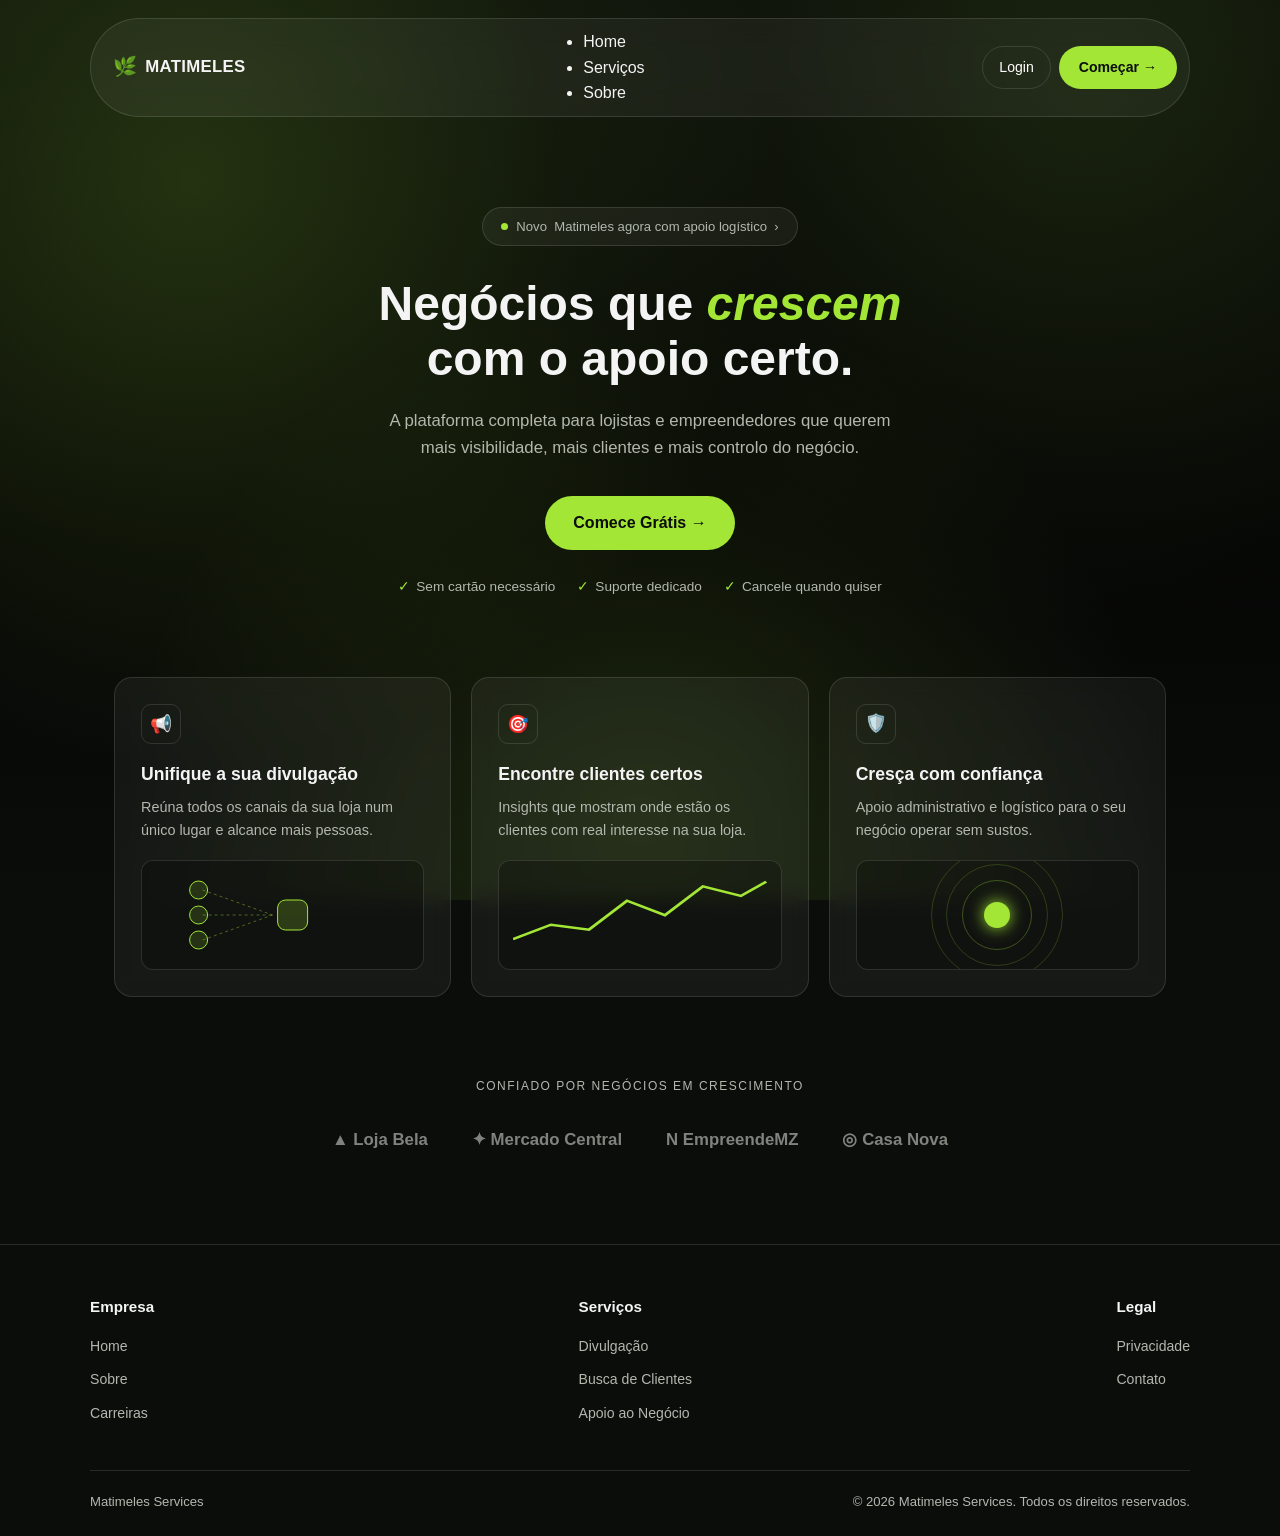
<file: index.html>
<!DOCTYPE html>
<html lang="pt">
<head>
<meta charset="UTF-8">
<meta name="viewport" content="width=device-width, initial-scale=1.0">
<title>Matimeles Services - Início</title>
<link rel="stylesheet" href="style.css">
</head>
<body>

<div class="ambient"></div>

<header>
  <div class="nav-container">
    <div class="logo"><span class="logo-mark">🌿</span> MATIMELES</div>
    <button class="menu-toggle" id="menuToggle">&#9776;</button>
    <ul id="navMenu">
      <li><a class="nav-btn active" href="index.html">Home</a></li>
      <li><a class="nav-btn" href="servicos.html">Serviços</a></li>
      <li><a class="nav-btn" href="sobre.html">Sobre</a></li>
    </ul>
    <div class="nav-actions">
      <a class="btn-ghost" href="login.html" style="display:inline-flex;align-items:center;">Login</a>
      <a class="btn-pill" href="login.html" style="display:inline-flex;align-items:center;">Começar →</a>
    </div>
  </div>
</header>

<main>
<section id="home" class="tab-page active">
<div class="hero">
      <div class="badge"><span class="dot"></span> Novo &nbsp;Matimeles agora com apoio logístico &nbsp;›</div>
      <h1>Negócios que <em>crescem</em><br>com o apoio certo.</h1>
      <p>A plataforma completa para lojistas e empreendedores que querem mais visibilidade, mais clientes e mais controlo do negócio.</p>
      <a class="btn-pill" style="padding:14px 28px;font-size:1rem;border-radius:30px;display:inline-flex;align-items:center;" href="login.html">Comece Grátis →</a>
      <div class="checks">
        <span>Sem cartão necessário</span>
        <span>Suporte dedicado</span>
        <span>Cancele quando quiser</span>
      </div>
    </div>

    <div class="features">
      <div class="feature-card">
        <div class="feature-icon">📢</div>
        <h3>Unifique a sua divulgação</h3>
        <p>Reúna todos os canais da sua loja num único lugar e alcance mais pessoas.</p>
        <div class="visual-box flow-visual" style="display:flex;align-items:center;justify-content:center;">
          <svg width="90%" height="80" viewBox="0 0 200 80">
            <line x1="20" y1="15" x2="90" y2="40" stroke="rgba(163,230,53,0.4)" stroke-dasharray="3,3"/>
            <line x1="20" y1="40" x2="90" y2="40" stroke="rgba(163,230,53,0.4)" stroke-dasharray="3,3"/>
            <line x1="20" y1="65" x2="90" y2="40" stroke="rgba(163,230,53,0.4)" stroke-dasharray="3,3"/>
            <circle cx="16" cy="15" r="9" fill="rgba(163,230,53,0.15)" stroke="#a3e635"/>
            <circle cx="16" cy="40" r="9" fill="rgba(163,230,53,0.15)" stroke="#a3e635"/>
            <circle cx="16" cy="65" r="9" fill="rgba(163,230,53,0.15)" stroke="#a3e635"/>
            <rect x="95" y="25" width="30" height="30" rx="8" fill="rgba(163,230,53,0.2)" stroke="#a3e635"/>
          </svg>
        </div>
      </div>
      <div class="feature-card">
        <div class="feature-icon">🎯</div>
        <h3>Encontre clientes certos</h3>
        <p>Insights que mostram onde estão os clientes com real interesse na sua loja.</p>
        <div class="visual-box chart-visual">
          <svg viewBox="0 0 200 90" preserveAspectRatio="none">
            <polyline points="0,70 30,55 60,60 90,30 120,45 150,15 180,25 200,10"
              fill="none" stroke="#a3e635" stroke-width="2.5"/>
          </svg>
        </div>
      </div>
      <div class="feature-card">
        <div class="feature-icon">🛡️</div>
        <h3>Cresça com confiança</h3>
        <p>Apoio administrativo e logístico para o seu negócio operar sem sustos.</p>
        <div class="visual-box rings-visual">
          <div class="ring-c"><div class="core"></div></div>
        </div>
      </div>
    </div>

    <div class="trusted">
      <p class="label">Confiado por negócios em crescimento</p>
      <div class="trusted-logos">
        <div>▲ Loja Bela</div>
        <div>✦ Mercado Central</div>
        <div>N EmpreendeMZ</div>
        <div>◎ Casa Nova</div>
      </div>
    </div>
</section>
</main>

<footer>
  <div class="footer-container">
    <div class="footer-col">
      <h4>Empresa</h4>
      <ul>
        <li><a href="index.html">Home</a></li>
        <li><a href="sobre.html">Sobre</a></li>
        <li><a href="#">Carreiras</a></li>
      </ul>
    </div>
    <div class="footer-col">
      <h4>Serviços</h4>
      <ul>
        <li><a href="servicos.html">Divulgação</a></li>
        <li><a href="servicos.html">Busca de Clientes</a></li>
        <li><a href="servicos.html">Apoio ao Negócio</a></li>
      </ul>
    </div>
    <div class="footer-col">
      <h4>Legal</h4>
      <ul>
        <li><a href="privacidade.html">Privacidade</a></li>
        <li><a href="contato.html">Contato</a></li>
      </ul>
    </div>
  </div>
  <div class="footer-bottom">
    <span>Matimeles Services</span>
    <span>&copy; 2026 Matimeles Services. Todos os direitos reservados.</span>
  </div>
</footer>

<script src="script.js"></script>
</body>
</html>
</file>
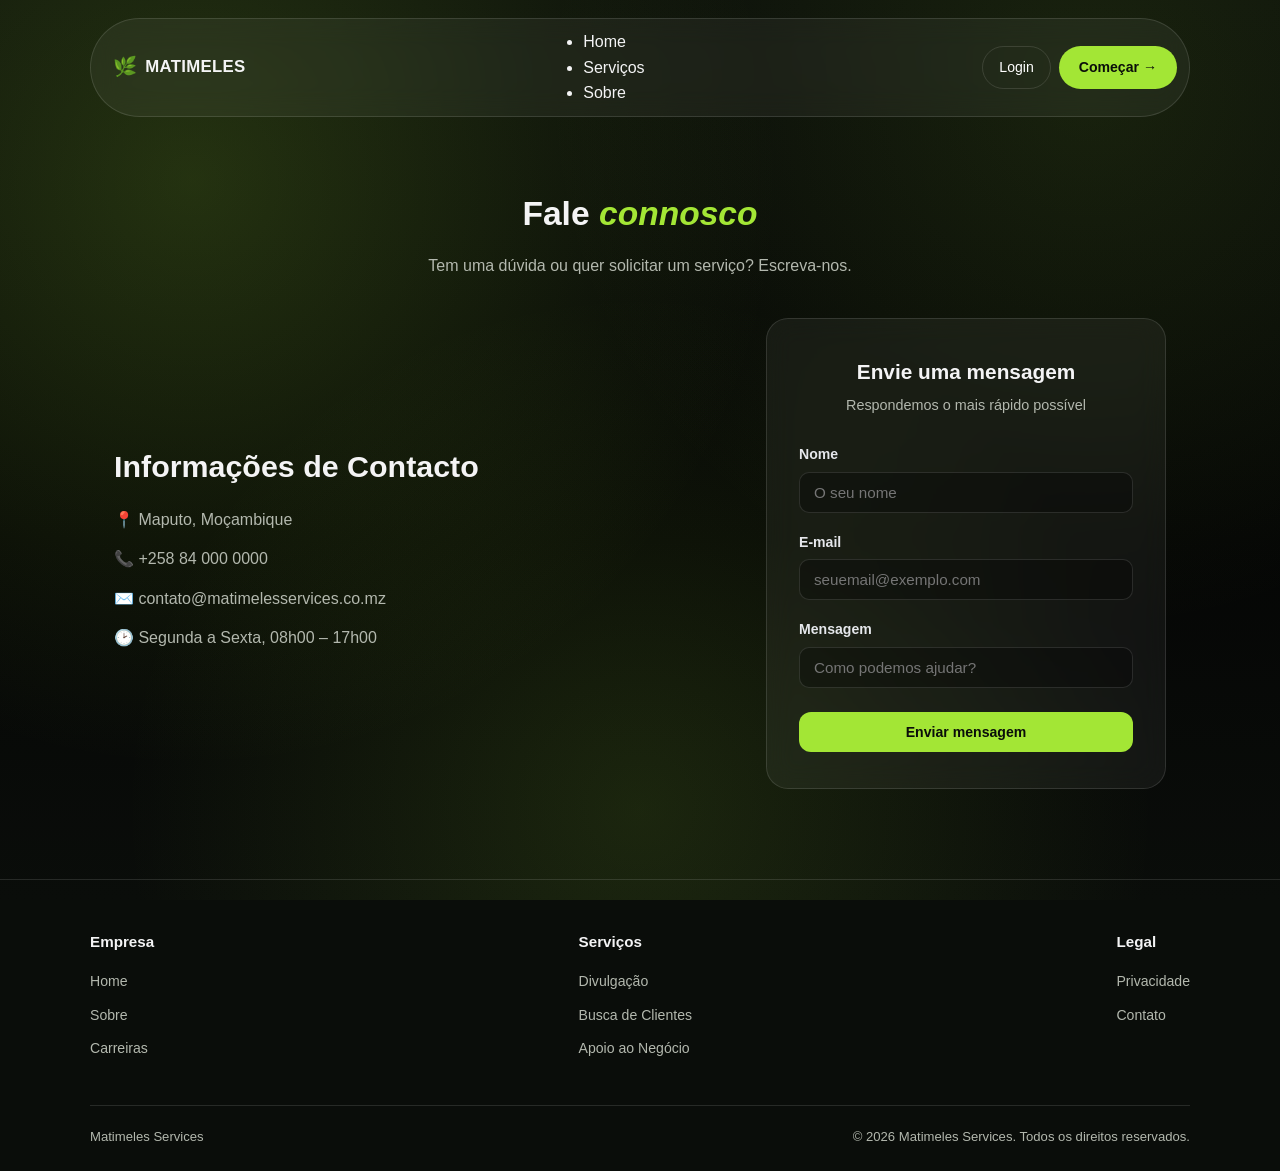
<file: contato.html>
<!DOCTYPE html>
<html lang="pt">
<head>
<meta charset="UTF-8">
<meta name="viewport" content="width=device-width, initial-scale=1.0">
<title>Matimeles Services - Contato</title>
<link rel="stylesheet" href="style.css">
</head>
<body>

<div class="ambient"></div>

<header>
  <div class="nav-container">
    <div class="logo"><span class="logo-mark">🌿</span> MATIMELES</div>
    <button class="menu-toggle" id="menuToggle">&#9776;</button>
    <ul id="navMenu">
      <li><a class="nav-btn" href="index.html">Home</a></li>
      <li><a class="nav-btn" href="servicos.html">Serviços</a></li>
      <li><a class="nav-btn" href="sobre.html">Sobre</a></li>
    </ul>
    <div class="nav-actions">
      <a class="btn-ghost" href="login.html" style="display:inline-flex;align-items:center;">Login</a>
      <a class="btn-pill" href="login.html" style="display:inline-flex;align-items:center;">Começar →</a>
    </div>
  </div>
</header>

<main>
<section id="contato" class="tab-page active">
<div class="page-header">
      <h2>Fale <em>connosco</em></h2>
      <p>Tem uma dúvida ou quer solicitar um serviço? Escreva-nos.</p>
    </div>
    <div class="about-wrap">
      <div class="about-text">
        <h2>Informações de Contacto</h2>
        <p>📍 Maputo, Moçambique</p>
        <p>📞 +258 84 000 0000</p>
        <p>✉️ contato@matimelesservices.co.mz</p>
        <p>🕑 Segunda a Sexta, 08h00 – 17h00</p>
      </div>
      <div class="login-wrap" style="margin:0;flex:1 1 320px;">
        <h2 style="font-size:1.3rem;">Envie uma mensagem</h2>
        <p class="subtitle">Respondemos o mais rápido possível</p>
        <form id="contactForm">
          <div class="form-group">
            <label for="c-nome">Nome</label>
            <input type="text" id="c-nome" placeholder="O seu nome" required>
          </div>
          <div class="form-group">
            <label for="c-email">E-mail</label>
            <input type="email" id="c-email" placeholder="seuemail@exemplo.com" required>
          </div>
          <div class="form-group">
            <label for="c-msg">Mensagem</label>
            <input type="text" id="c-msg" placeholder="Como podemos ajudar?" required>
          </div>
          <button type="submit" class="btn-pill">Enviar mensagem</button>
          <div class="form-msg" id="contactMsg">Mensagem enviada com sucesso!</div>
        </form>
      </div>
    </div>
</section>
</main>

<footer>
  <div class="footer-container">
    <div class="footer-col">
      <h4>Empresa</h4>
      <ul>
        <li><a href="index.html">Home</a></li>
        <li><a href="sobre.html">Sobre</a></li>
        <li><a href="#">Carreiras</a></li>
      </ul>
    </div>
    <div class="footer-col">
      <h4>Serviços</h4>
      <ul>
        <li><a href="servicos.html">Divulgação</a></li>
        <li><a href="servicos.html">Busca de Clientes</a></li>
        <li><a href="servicos.html">Apoio ao Negócio</a></li>
      </ul>
    </div>
    <div class="footer-col">
      <h4>Legal</h4>
      <ul>
        <li><a href="privacidade.html">Privacidade</a></li>
        <li><a href="contato.html">Contato</a></li>
      </ul>
    </div>
  </div>
  <div class="footer-bottom">
    <span>Matimeles Services</span>
    <span>&copy; 2026 Matimeles Services. Todos os direitos reservados.</span>
  </div>
</footer>

<script src="script.js"></script>
</body>
</html>
</file>
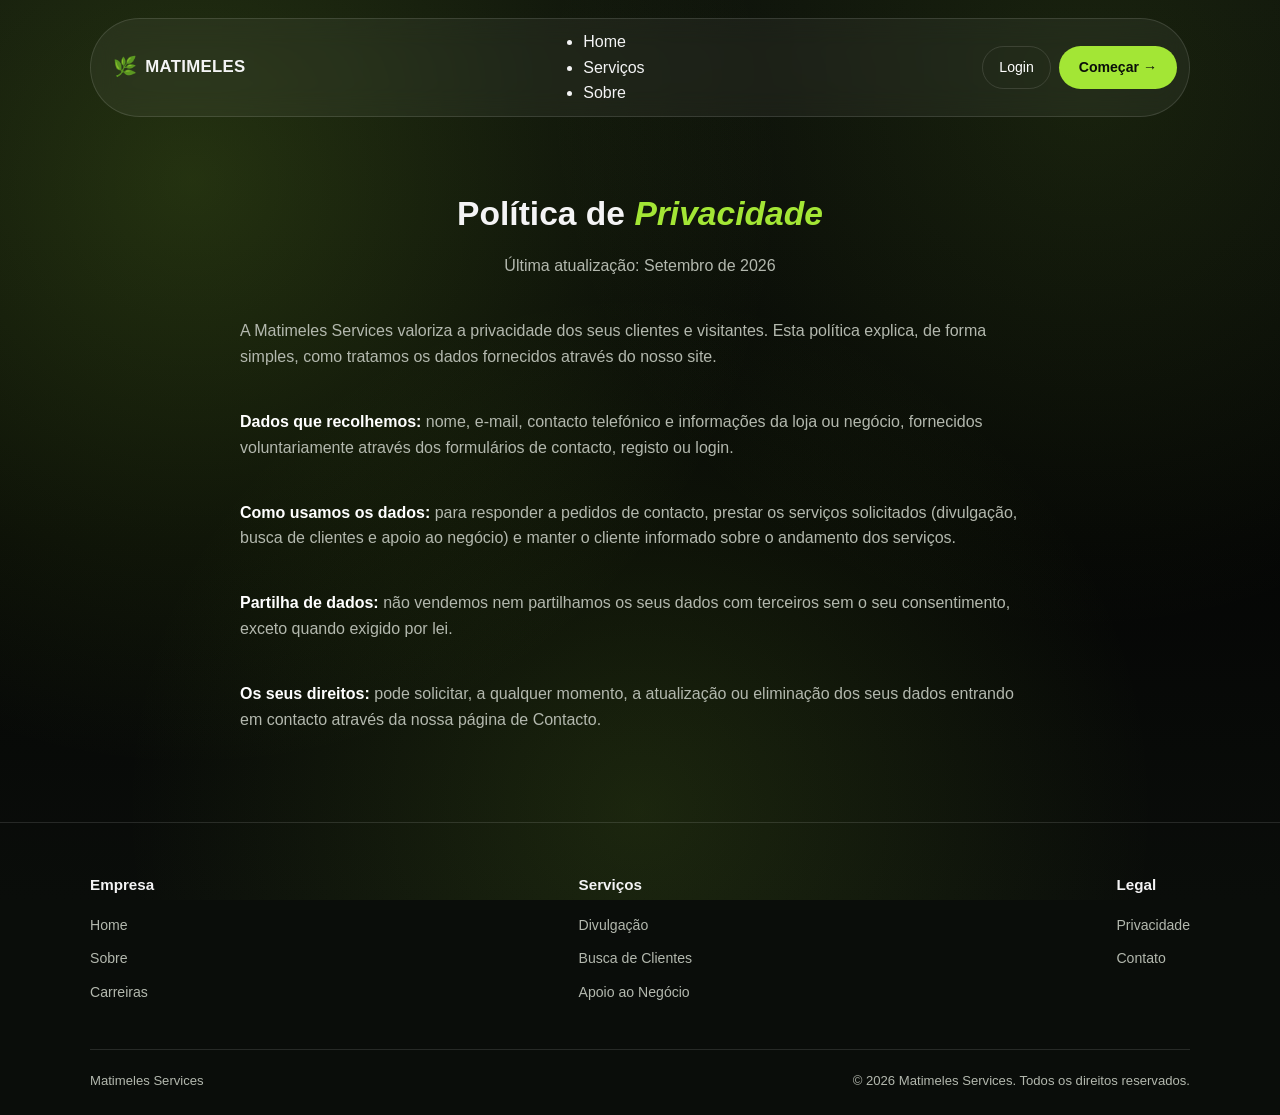
<file: privacidade.html>
<!DOCTYPE html>
<html lang="pt">
<head>
<meta charset="UTF-8">
<meta name="viewport" content="width=device-width, initial-scale=1.0">
<title>Matimeles Services - Privacidade</title>
<link rel="stylesheet" href="style.css">
</head>
<body>

<div class="ambient"></div>

<header>
  <div class="nav-container">
    <div class="logo"><span class="logo-mark">🌿</span> MATIMELES</div>
    <button class="menu-toggle" id="menuToggle">&#9776;</button>
    <ul id="navMenu">
      <li><a class="nav-btn" href="index.html">Home</a></li>
      <li><a class="nav-btn" href="servicos.html">Serviços</a></li>
      <li><a class="nav-btn" href="sobre.html">Sobre</a></li>
    </ul>
    <div class="nav-actions">
      <a class="btn-ghost" href="login.html" style="display:inline-flex;align-items:center;">Login</a>
      <a class="btn-pill" href="login.html" style="display:inline-flex;align-items:center;">Começar →</a>
    </div>
  </div>
</header>

<main>
<section id="privacidade" class="tab-page active">
<div class="page-header">
      <h2>Política de <em>Privacidade</em></h2>
      <p>Última atualização: Setembro de 2026</p>
    </div>
    <div class="about-text" style="max-width:800px;margin:0 auto 90px;">
      <p>A Matimeles Services valoriza a privacidade dos seus clientes e visitantes. Esta política explica, de forma simples, como tratamos os dados fornecidos através do nosso site.</p>
      <br>
      <p><strong style="color:#fff;">Dados que recolhemos:</strong> nome, e-mail, contacto telefónico e informações da loja ou negócio, fornecidos voluntariamente através dos formulários de contacto, registo ou login.</p>
      <br>
      <p><strong style="color:#fff;">Como usamos os dados:</strong> para responder a pedidos de contacto, prestar os serviços solicitados (divulgação, busca de clientes e apoio ao negócio) e manter o cliente informado sobre o andamento dos serviços.</p>
      <br>
      <p><strong style="color:#fff;">Partilha de dados:</strong> não vendemos nem partilhamos os seus dados com terceiros sem o seu consentimento, exceto quando exigido por lei.</p>
      <br>
      <p><strong style="color:#fff;">Os seus direitos:</strong> pode solicitar, a qualquer momento, a atualização ou eliminação dos seus dados entrando em contacto através da nossa página de Contacto.</p>
    </div>
</section>
</main>

<footer>
  <div class="footer-container">
    <div class="footer-col">
      <h4>Empresa</h4>
      <ul>
        <li><a href="index.html">Home</a></li>
        <li><a href="sobre.html">Sobre</a></li>
        <li><a href="#">Carreiras</a></li>
      </ul>
    </div>
    <div class="footer-col">
      <h4>Serviços</h4>
      <ul>
        <li><a href="servicos.html">Divulgação</a></li>
        <li><a href="servicos.html">Busca de Clientes</a></li>
        <li><a href="servicos.html">Apoio ao Negócio</a></li>
      </ul>
    </div>
    <div class="footer-col">
      <h4>Legal</h4>
      <ul>
        <li><a href="privacidade.html">Privacidade</a></li>
        <li><a href="contato.html">Contato</a></li>
      </ul>
    </div>
  </div>
  <div class="footer-bottom">
    <span>Matimeles Services</span>
    <span>&copy; 2026 Matimeles Services. Todos os direitos reservados.</span>
  </div>
</footer>

<script src="script.js"></script>
</body>
</html>
</file>
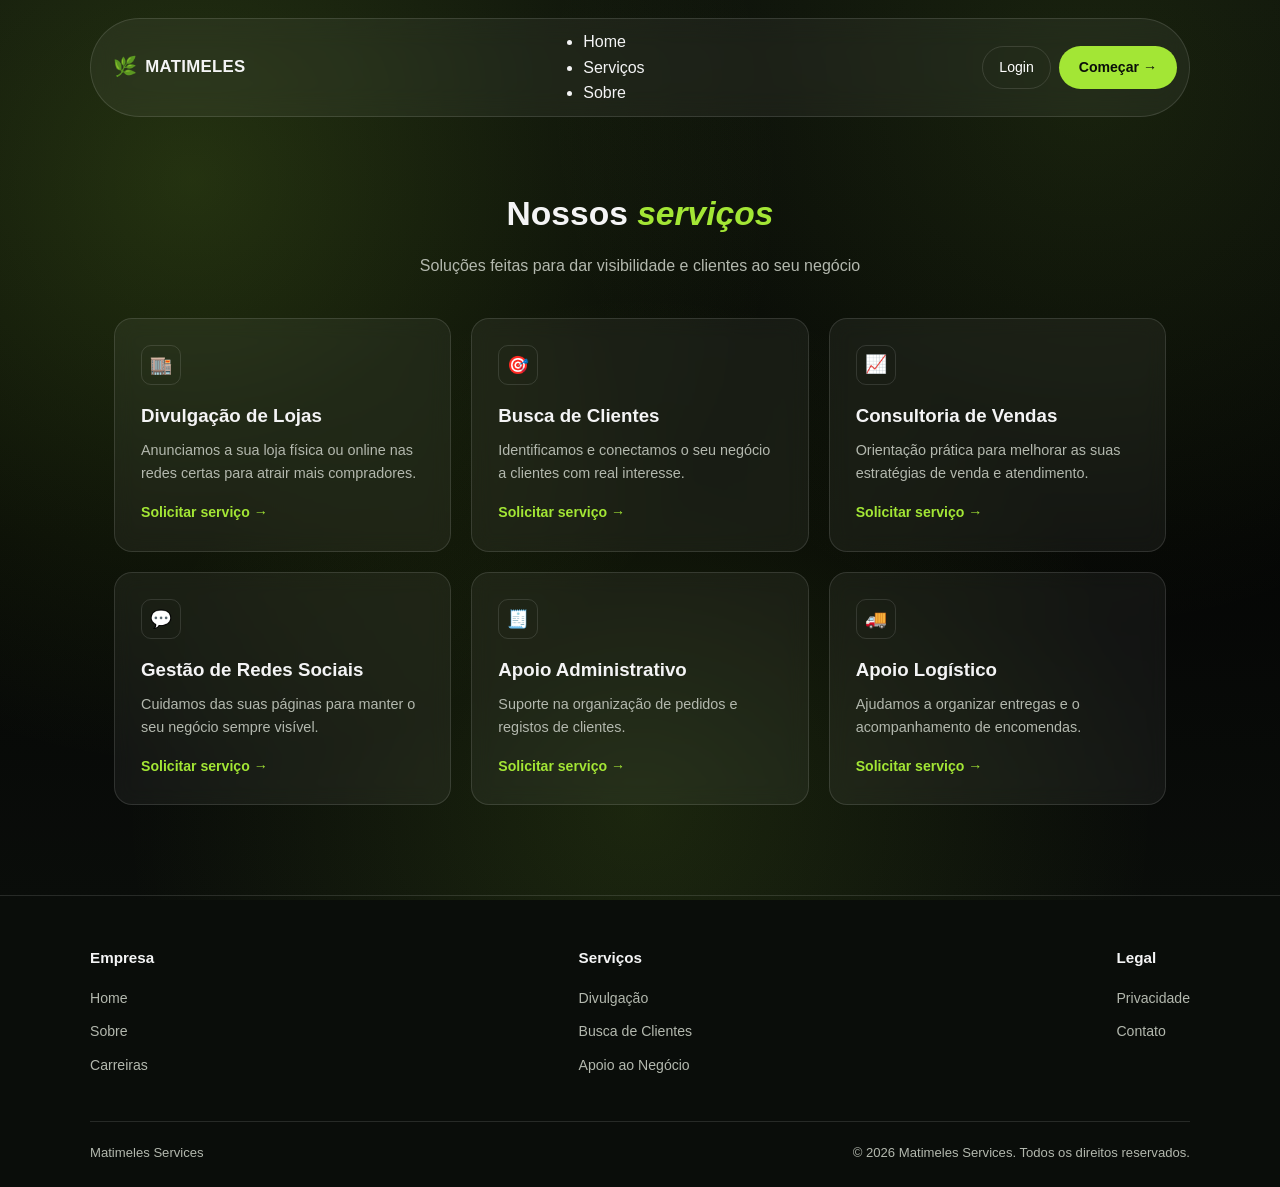
<file: servicos.html>
<!DOCTYPE html>
<html lang="pt">
<head>
<meta charset="UTF-8">
<meta name="viewport" content="width=device-width, initial-scale=1.0">
<title>Matimeles Services - Serviços</title>
<link rel="stylesheet" href="style.css">
</head>
<body>

<div class="ambient"></div>

<header>
  <div class="nav-container">
    <div class="logo"><span class="logo-mark">🌿</span> MATIMELES</div>
    <button class="menu-toggle" id="menuToggle">&#9776;</button>
    <ul id="navMenu">
      <li><a class="nav-btn" href="index.html">Home</a></li>
      <li><a class="nav-btn active" href="servicos.html">Serviços</a></li>
      <li><a class="nav-btn" href="sobre.html">Sobre</a></li>
    </ul>
    <div class="nav-actions">
      <a class="btn-ghost" href="login.html" style="display:inline-flex;align-items:center;">Login</a>
      <a class="btn-pill" href="login.html" style="display:inline-flex;align-items:center;">Começar →</a>
    </div>
  </div>
</header>

<main>
<section id="servicos" class="tab-page active">
<div class="page-header">
      <h2>Nossos <em>serviços</em></h2>
      <p>Soluções feitas para dar visibilidade e clientes ao seu negócio</p>
    </div>
    <div class="services-grid">
      <div class="service-card">
        <div class="feature-icon">🏬</div>
        <h3>Divulgação de Lojas</h3>
        <p>Anunciamos a sua loja física ou online nas redes certas para atrair mais compradores.</p>
        <a href="login.html">Solicitar serviço →</a>
      </div>
      <div class="service-card">
        <div class="feature-icon">🎯</div>
        <h3>Busca de Clientes</h3>
        <p>Identificamos e conectamos o seu negócio a clientes com real interesse.</p>
        <a href="login.html">Solicitar serviço →</a>
      </div>
      <div class="service-card">
        <div class="feature-icon">📈</div>
        <h3>Consultoria de Vendas</h3>
        <p>Orientação prática para melhorar as suas estratégias de venda e atendimento.</p>
        <a href="login.html">Solicitar serviço →</a>
      </div>
      <div class="service-card">
        <div class="feature-icon">💬</div>
        <h3>Gestão de Redes Sociais</h3>
        <p>Cuidamos das suas páginas para manter o seu negócio sempre visível.</p>
        <a href="login.html">Solicitar serviço →</a>
      </div>
      <div class="service-card">
        <div class="feature-icon">🧾</div>
        <h3>Apoio Administrativo</h3>
        <p>Suporte na organização de pedidos e registos de clientes.</p>
        <a href="login.html">Solicitar serviço →</a>
      </div>
      <div class="service-card">
        <div class="feature-icon">🚚</div>
        <h3>Apoio Logístico</h3>
        <p>Ajudamos a organizar entregas e o acompanhamento de encomendas.</p>
        <a href="login.html">Solicitar serviço →</a>
      </div>
    </div>
</section>
</main>

<footer>
  <div class="footer-container">
    <div class="footer-col">
      <h4>Empresa</h4>
      <ul>
        <li><a href="index.html">Home</a></li>
        <li><a href="sobre.html">Sobre</a></li>
        <li><a href="#">Carreiras</a></li>
      </ul>
    </div>
    <div class="footer-col">
      <h4>Serviços</h4>
      <ul>
        <li><a href="servicos.html">Divulgação</a></li>
        <li><a href="servicos.html">Busca de Clientes</a></li>
        <li><a href="servicos.html">Apoio ao Negócio</a></li>
      </ul>
    </div>
    <div class="footer-col">
      <h4>Legal</h4>
      <ul>
        <li><a href="privacidade.html">Privacidade</a></li>
        <li><a href="contato.html">Contato</a></li>
      </ul>
    </div>
  </div>
  <div class="footer-bottom">
    <span>Matimeles Services</span>
    <span>&copy; 2026 Matimeles Services. Todos os direitos reservados.</span>
  </div>
</footer>

<script src="script.js"></script>
</body>
</html>
</file>
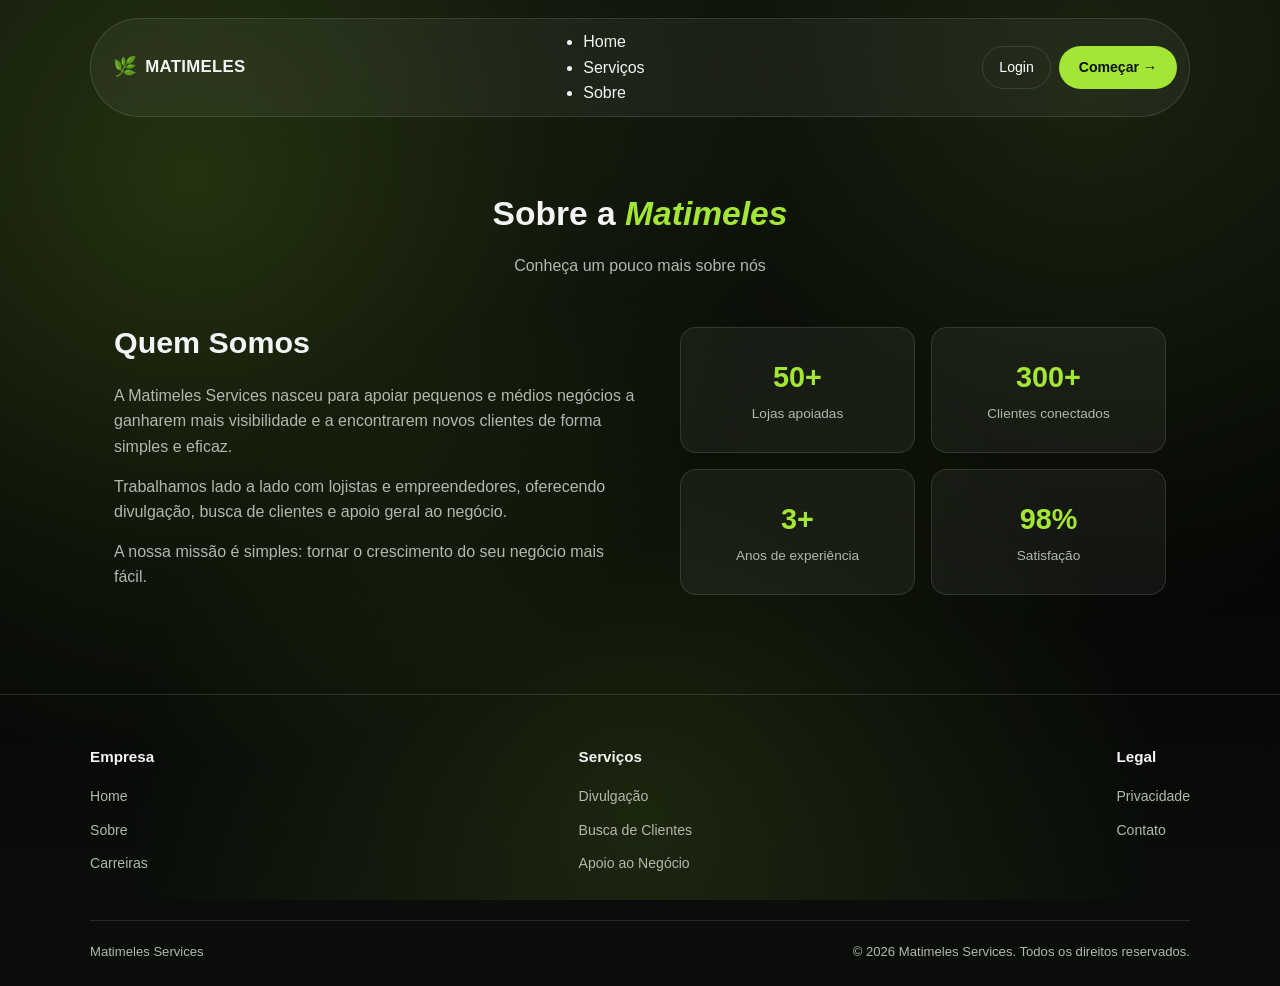
<file: sobre.html>
<!DOCTYPE html>
<html lang="pt">
<head>
<meta charset="UTF-8">
<meta name="viewport" content="width=device-width, initial-scale=1.0">
<title>Matimeles Services - Sobre</title>
<link rel="stylesheet" href="style.css">
</head>
<body>

<div class="ambient"></div>

<header>
  <div class="nav-container">
    <div class="logo"><span class="logo-mark">🌿</span> MATIMELES</div>
    <button class="menu-toggle" id="menuToggle">&#9776;</button>
    <ul id="navMenu">
      <li><a class="nav-btn" href="index.html">Home</a></li>
      <li><a class="nav-btn" href="servicos.html">Serviços</a></li>
      <li><a class="nav-btn active" href="sobre.html">Sobre</a></li>
    </ul>
    <div class="nav-actions">
      <a class="btn-ghost" href="login.html" style="display:inline-flex;align-items:center;">Login</a>
      <a class="btn-pill" href="login.html" style="display:inline-flex;align-items:center;">Começar →</a>
    </div>
  </div>
</header>

<main>
<section id="sobre" class="tab-page active">
<div class="page-header">
      <h2>Sobre a <em>Matimeles</em></h2>
      <p>Conheça um pouco mais sobre nós</p>
    </div>
    <div class="about-wrap">
      <div class="about-text">
        <h2>Quem Somos</h2>
        <p>A Matimeles Services nasceu para apoiar pequenos e médios negócios a ganharem mais visibilidade e a encontrarem novos clientes de forma simples e eficaz.</p>
        <p>Trabalhamos lado a lado com lojistas e empreendedores, oferecendo divulgação, busca de clientes e apoio geral ao negócio.</p>
        <p>A nossa missão é simples: tornar o crescimento do seu negócio mais fácil.</p>
      </div>
      <div class="about-stats">
        <div class="stat-box"><strong>50+</strong><span>Lojas apoiadas</span></div>
        <div class="stat-box"><strong>300+</strong><span>Clientes conectados</span></div>
        <div class="stat-box"><strong>3+</strong><span>Anos de experiência</span></div>
        <div class="stat-box"><strong>98%</strong><span>Satisfação</span></div>
      </div>
    </div>
</section>
</main>

<footer>
  <div class="footer-container">
    <div class="footer-col">
      <h4>Empresa</h4>
      <ul>
        <li><a href="index.html">Home</a></li>
        <li><a href="sobre.html">Sobre</a></li>
        <li><a href="#">Carreiras</a></li>
      </ul>
    </div>
    <div class="footer-col">
      <h4>Serviços</h4>
      <ul>
        <li><a href="servicos.html">Divulgação</a></li>
        <li><a href="servicos.html">Busca de Clientes</a></li>
        <li><a href="servicos.html">Apoio ao Negócio</a></li>
      </ul>
    </div>
    <div class="footer-col">
      <h4>Legal</h4>
      <ul>
        <li><a href="privacidade.html">Privacidade</a></li>
        <li><a href="contato.html">Contato</a></li>
      </ul>
    </div>
  </div>
  <div class="footer-bottom">
    <span>Matimeles Services</span>
    <span>&copy; 2026 Matimeles Services. Todos os direitos reservados.</span>
  </div>
</footer>

<script src="script.js"></script>
</body>
</html>
</file>
<file: style.css>
:root{
    --bg:#0a0d0a;
    --green:#a3e635;
    --green-soft:#d9f99d;
    --glass:rgba(255,255,255,0.05);
    --glass-border:rgba(255,255,255,0.12);
    --text:#f4f4f5;
    --muted:#b3b8ae;
  }
  *{box-sizing:border-box;margin:0;padding:0;}
  body{
    font-family:'Segoe UI', Arial, sans-serif;
    background:var(--bg);
    color:var(--text);
    line-height:1.6;
    overflow-x:hidden;
  }
  a{color:inherit;text-decoration:none;}

  /* organic ambient background */
  .ambient{
    position:fixed;
    inset:0;
    z-index:-1;
    background:
      radial-gradient(circle at 15% 20%, rgba(163,230,53,0.18), transparent 45%),
      radial-gradient(circle at 85% 10%, rgba(163,230,53,0.10), transparent 40%),
      radial-gradient(circle at 50% 90%, rgba(163,230,53,0.12), transparent 50%),
      linear-gradient(180deg, #0a0d0a, #050605 60%, #0a0d0a);
  }

  header{
    position:sticky;
    top:0;
    z-index:100;
    padding:18px 24px 0;
  }
  .nav-container{
    max-width:1100px;
    margin:0 auto;
    display:flex;
    align-items:center;
    justify-content:space-between;
    background:var(--glass);
    border:1px solid var(--glass-border);
    backdrop-filter:blur(14px);
    border-radius:50px;
    padding:10px 12px 10px 22px;
  }
  .logo{
    display:flex;
    align-items:center;
    gap:8px;
    font-weight:700;
    font-size:1.05rem;
    letter-spacing:0.3px;
  }
  .logo-mark{font-size:1.2rem;}
  nav ul{
    list-style:none;
    display:flex;
    align-items:center;
    gap:4px;
  }
  nav ul li button.nav-btn{
    background:transparent;
    border:none;
    color:var(--muted);
    font-size:0.9rem;
    padding:8px 14px;
    border-radius:30px;
    cursor:pointer;
    transition:all 0.2s ease;
  }
  nav ul li button.nav-btn:hover{color:#fff;}
  nav ul li button.nav-btn.active{
    color:#0a0d0a;
    background:var(--green);
    font-weight:600;
  }
  .nav-actions{display:flex;align-items:center;gap:8px;}
  .btn-ghost{
    background:transparent;
    border:1px solid var(--glass-border);
    color:#fff;
    padding:9px 16px;
    border-radius:30px;
    font-size:0.88rem;
    cursor:pointer;
  }
  .btn-pill{
    background:var(--green);
    color:#0a0d0a;
    border:none;
    padding:10px 20px;
    border-radius:30px;
    font-weight:700;
    font-size:0.88rem;
    cursor:pointer;
    transition:transform 0.2s ease, background 0.2s ease;
  }
  .btn-pill:hover{background:var(--green-soft);transform:translateY(-1px);}
  .menu-toggle{
    display:none;
    background:none;
    border:none;
    color:#fff;
    font-size:1.6rem;
    cursor:pointer;
  }

  main{max-width:1100px;margin:0 auto;padding:0 24px;}
  .tab-page{display:none;animation:fadeIn 0.4s ease;}
  .tab-page.active{display:block;}
  @keyframes fadeIn{from{opacity:0;transform:translateY(10px);}to{opacity:1;transform:translateY(0);}}

  /* HERO */
  .hero{
    text-align:center;
    padding:90px 0 60px;
  }
  .badge{
    display:inline-flex;
    align-items:center;
    gap:8px;
    background:var(--glass);
    border:1px solid var(--glass-border);
    padding:8px 18px;
    border-radius:30px;
    font-size:0.82rem;
    color:var(--muted);
    margin-bottom:30px;
  }
  .badge .dot{width:7px;height:7px;border-radius:50%;background:var(--green);}
  .hero h1{
    font-size:3rem;
    font-weight:700;
    line-height:1.15;
    margin-bottom:22px;
  }
  .hero h1 em{
    color:var(--green);
    font-style:italic;
    font-weight:600;
  }
  .hero p{
    color:var(--muted);
    max-width:520px;
    margin:0 auto 34px;
    font-size:1.05rem;
  }
  .hero .checks{
    display:flex;
    justify-content:center;
    flex-wrap:wrap;
    gap:22px;
    margin-top:26px;
    font-size:0.85rem;
    color:var(--muted);
  }
  .hero .checks span{display:flex;align-items:center;gap:6px;}
  .hero .checks span::before{content:"✓";color:var(--green);}

  /* FEATURE GLASS CARDS */
  .features{
    display:grid;
    grid-template-columns:repeat(auto-fit,minmax(240px,1fr));
    gap:20px;
    padding:20px 0 80px;
  }
  .feature-card{
    background:var(--glass);
    border:1px solid var(--glass-border);
    backdrop-filter:blur(10px);
    border-radius:18px;
    padding:26px;
    transition:transform 0.25s ease, border-color 0.25s ease;
  }
  .feature-card:hover{transform:translateY(-4px);border-color:var(--green);}
  .feature-icon{
    width:40px;height:40px;
    border-radius:10px;
    border:1px solid var(--glass-border);
    display:flex;align-items:center;justify-content:center;
    font-size:1.1rem;
    margin-bottom:16px;
    color:var(--green);
  }
  .feature-card h3{margin-bottom:8px;font-size:1.1rem;}
  .feature-card p{color:var(--muted);font-size:0.9rem;margin-bottom:18px;}
  .visual-box{
    height:110px;
    border-radius:12px;
    background:rgba(0,0,0,0.25);
    border:1px solid var(--glass-border);
    display:flex;
    align-items:center;
    justify-content:center;
    position:relative;
    overflow:hidden;
  }
  /* flow visual */
  .flow-visual .node{
    width:34px;height:34px;border-radius:8px;
    background:rgba(163,230,53,0.15);
    border:1px solid var(--green);
    display:flex;align-items:center;justify-content:center;
    font-size:0.8rem;color:var(--green);
  }
  .flow-visual{gap:10px;}
  /* chart visual */
  .chart-visual svg{width:90%;height:80%;}
  /* rings visual */
  .rings-visual .ring-c{
    position:relative;width:70px;height:70px;
    border-radius:50%;border:1px solid rgba(163,230,53,0.3);
    display:flex;align-items:center;justify-content:center;
  }
  .rings-visual .ring-c::before,.rings-visual .ring-c::after{
    content:"";position:absolute;border-radius:50%;
    border:1px solid rgba(163,230,53,0.2);
  }
  .rings-visual .ring-c::before{width:100px;height:100px;}
  .rings-visual .ring-c::after{width:130px;height:130px;}
  .rings-visual .core{
    width:26px;height:26px;border-radius:50%;
    background:var(--green);
    box-shadow:0 0 16px var(--green);
  }

  /* TRUSTED */
  .trusted{text-align:center;padding:0 0 90px;}
  .trusted p.label{
    text-transform:uppercase;
    letter-spacing:1.5px;
    font-size:0.75rem;
    color:var(--muted);
    margin-bottom:30px;
  }
  .trusted-logos{
    display:flex;justify-content:center;flex-wrap:wrap;gap:44px;
  }
  .trusted-logos div{
    color:#9ca39a;font-weight:600;font-size:1.05rem;
    display:flex;align-items:center;gap:6px;opacity:0.8;
  }

  /* PAGE HEADER (Serviços/Sobre) */
  .page-header{text-align:center;padding:70px 0 40px;}
  .page-header h2{font-size:2.1rem;margin-bottom:12px;}
  .page-header h2 em{color:var(--green);font-style:italic;}
  .page-header p{color:var(--muted);}

  .services-grid{
    display:grid;
    grid-template-columns:repeat(auto-fit,minmax(250px,1fr));
    gap:20px;
    padding-bottom:90px;
  }
  .service-card{
    background:var(--glass);
    border:1px solid var(--glass-border);
    backdrop-filter:blur(10px);
    border-radius:18px;
    padding:26px;
    transition:transform 0.25s ease, border-color 0.25s ease;
  }
  .service-card:hover{transform:translateY(-4px);border-color:var(--green);}
  .service-card h3{margin:14px 0 8px;}
  .service-card p{color:var(--muted);font-size:0.9rem;margin-bottom:14px;}
  .service-card a{color:var(--green);font-weight:600;font-size:0.88rem;}

  /* SOBRE */
  .about-wrap{
    display:flex;flex-wrap:wrap;gap:40px;align-items:center;padding-bottom:90px;
  }
  .about-text{flex:1 1 320px;}
  .about-text h2{font-size:1.9rem;margin-bottom:16px;}
  .about-text p{color:var(--muted);margin-bottom:14px;}
  .about-stats{flex:1 1 280px;display:grid;grid-template-columns:repeat(2,1fr);gap:16px;}
  .stat-box{
    background:var(--glass);
    border:1px solid var(--glass-border);
    border-radius:16px;text-align:center;padding:26px 10px;
  }
  .stat-box strong{display:block;font-size:1.8rem;color:var(--green);}
  .stat-box span{font-size:0.85rem;color:var(--muted);}

  /* LOGIN */
  .login-wrap{
    max-width:400px;margin:60px auto 110px;
    background:var(--glass);
    border:1px solid var(--glass-border);
    backdrop-filter:blur(14px);
    padding:36px 32px;border-radius:22px;
  }
  .login-wrap h2{text-align:center;margin-bottom:6px;}
  .login-wrap p.subtitle{text-align:center;color:var(--muted);margin-bottom:26px;font-size:0.9rem;}
  .form-group{margin-bottom:18px;}
  .form-group label{display:block;margin-bottom:6px;font-size:0.88rem;font-weight:600;color:#e5e7eb;}
  .form-group input{
    width:100%;padding:11px 14px;background:rgba(0,0,0,0.3);
    border:1px solid var(--glass-border);border-radius:10px;color:#fff;
    font-size:0.95rem;outline:none;transition:border-color 0.2s ease;
  }
  .form-group input:focus{border-color:var(--green);}
  .login-wrap .btn-pill{width:100%;margin:6px 0 0;padding:12px;border-radius:12px;}
  .login-extra{text-align:center;margin-top:18px;font-size:0.88rem;color:var(--muted);}
  .login-extra a{color:var(--green);font-weight:600;}
  .form-msg{text-align:center;margin-top:14px;font-size:0.9rem;display:none;}
  .form-msg.success{color:var(--green);display:block;}
  .form-msg.error{color:#f87171;display:block;}

  footer{
    border-top:1px solid var(--glass-border);
    padding:50px 24px 24px;
  }
  .footer-container{
    max-width:1100px;margin:0 auto;display:flex;flex-wrap:wrap;
    justify-content:space-between;gap:30px;
  }
  .footer-col h4{margin-bottom:14px;font-size:0.95rem;}
  .footer-col ul{list-style:none;}
  .footer-col ul li{margin-bottom:8px;}
  .footer-col ul li a{color:var(--muted);font-size:0.88rem;}
  .footer-col ul li a:hover{color:#fff;}
  .footer-bottom{
    max-width:1100px;margin:36px auto 0;padding-top:20px;
    border-top:1px solid var(--glass-border);
    display:flex;justify-content:space-between;flex-wrap:wrap;gap:10px;
    font-size:0.82rem;color:var(--muted);
  }

  @media(max-width:800px){
    nav ul{
      position:absolute;top:110%;left:24px;right:24px;
      background:#0f120f;
      border:1px solid var(--glass-border);
      flex-direction:column;display:none;padding:10px;border-radius:16px;
    }
    nav ul.open{display:flex;}
    nav ul li{width:100%;}
    nav ul li button.nav-btn{width:100%;text-align:left;}
    .menu-toggle{display:block;}
    .nav-actions .btn-ghost{display:none;}
    .hero h1{font-size:2.1rem;}
  }
</file>
